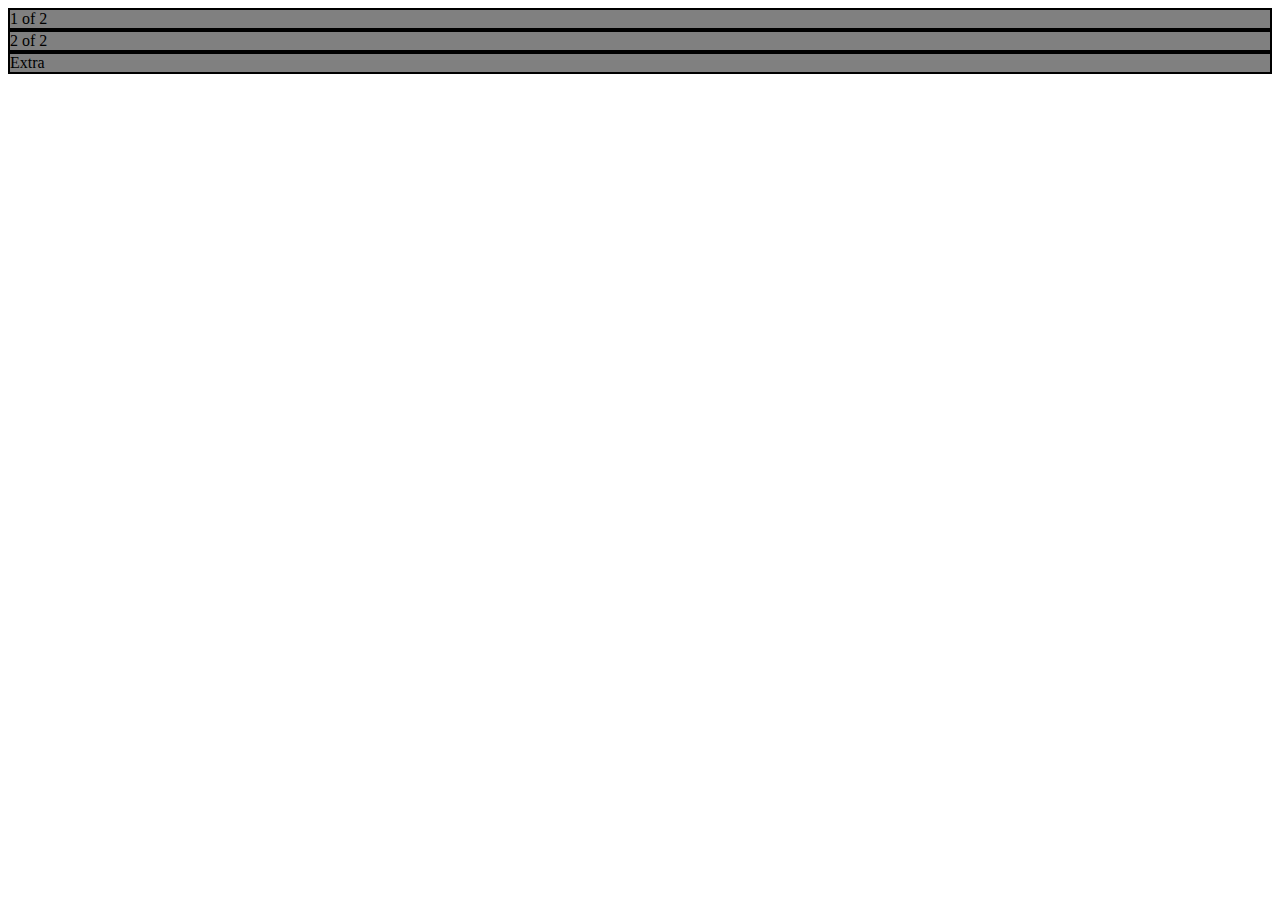
<file: Bootstrap/index.html>
<!DOCTYPE html>
<html>
<head>
	<meta charset="utf-8">
	<meta name="viewport" content="width=device-width, initial-scale=1">
	<title>Bootstrap</title>
	<!-- CSS only -->
	<link href="https://cdn.jsdelivr.net/npm/bootstrap@5.2.2/dist/css/bootstrap.min.css" rel="stylesheet" integrity="sha384-Zenh87qX5JnK2Jl0vWa8Ck2rdkQ2Bzep5IDxbcnCeuOxjzrPF/et3URy9Bv1WTRi" crossorigin="anonymous">
	<link rel="stylesheet" type="text/css" href="style.css">
</head>
<body>
	<div class="container">
   <div class="row">
    <div class="col col-sm-6 col-md-12 col-lg-12">
      1 of 2
    </div>
    <div class="col col-sm-3 col-md-6 col-lg-12">
      2 of 2
    </div>
     <div class="col col-sm-3 col-md-6 col-lg-12">
      Extra
    </div>
  </div>
</div>	
</div>

<script src="https://cdn.jsdelivr.net/npm/bootstrap@5.2.2/dist/js/bootstrap.bundle.min.js" integrity="sha384-OERcA2EqjJCMA+/3y+gxIOqMEjwtxJY7qPCqsdltbNJuaOe923+mo//f6V8Qbsw3" crossorigin="anonymous"></script>
</body>
</html>
</file>
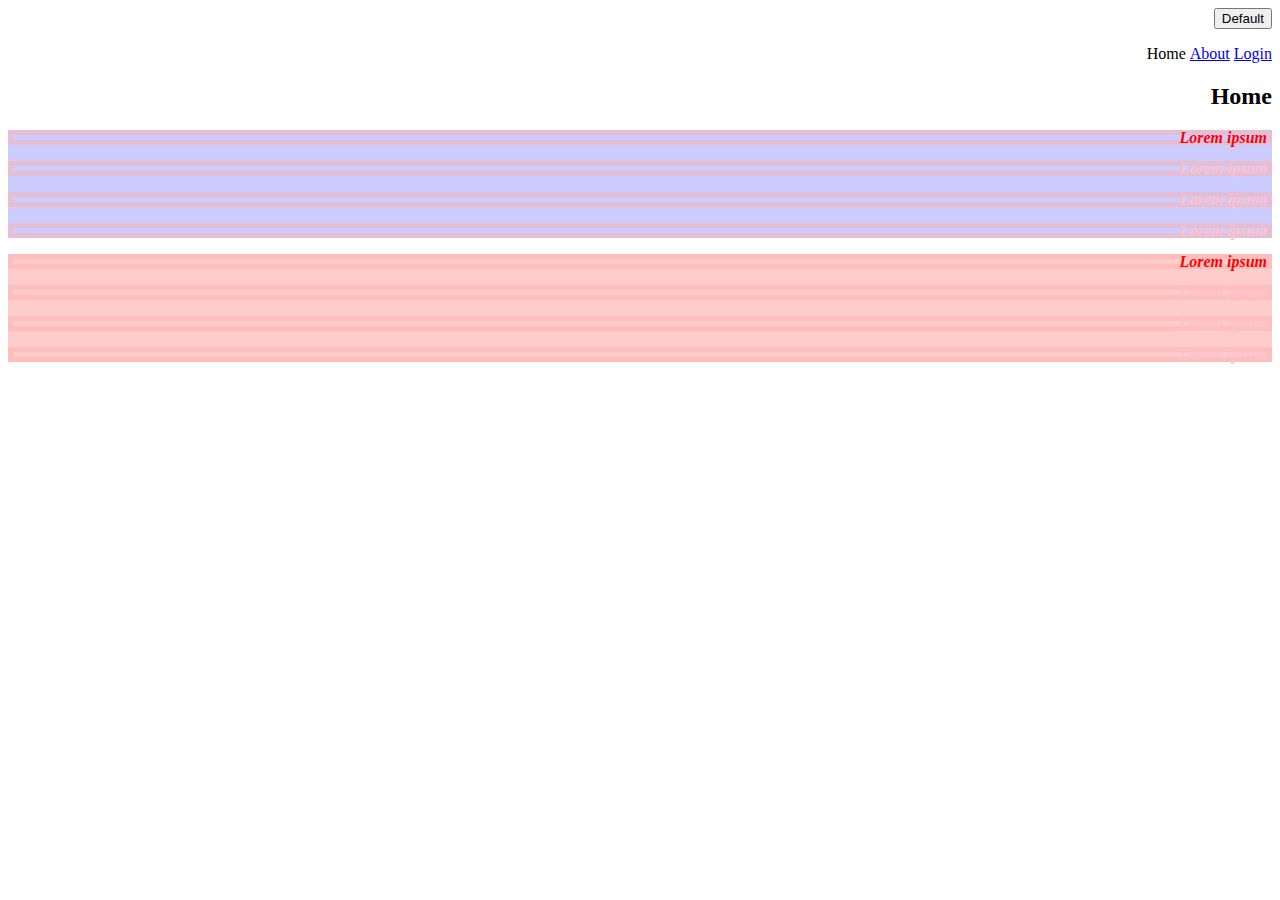
<file: CSS/index.html>
<!DOCTYPE html>
<html>
<head>
  <title>My first website!</title>
  <link rel="stylesheet" type="text/css" href="style.css">
</head>
<body>
  <button class="btn btn-primary">Default</button>
  <header>
    <nav>
      <ul>
        <li>Home</li>
        <li><a href="about.html">About</a></li>
        <li><a href="login.html">Login</a></li>
      </ul>
    </nav>
  </header>
  <section>
    <h2>Home</h2>
    <div id="div1">
    <p class="webtext active">Lorem ipsum </p>
    <p class="webtext">Lorem ipsum </p>
    <p class="webtext">Lorem ipsum </p>
    <p class="webtext">Lorem ipsum </p>
    </div>
    <div id="div2">
    <p class="webtext active">Lorem ipsum </p>
    <p class="webtext">Lorem ipsum </p>
    <p class="webtext">Lorem ipsum </p>
    <p class="webtext">Lorem ipsum </p>
    </div>
  </section>
</body>
</html>
</file>
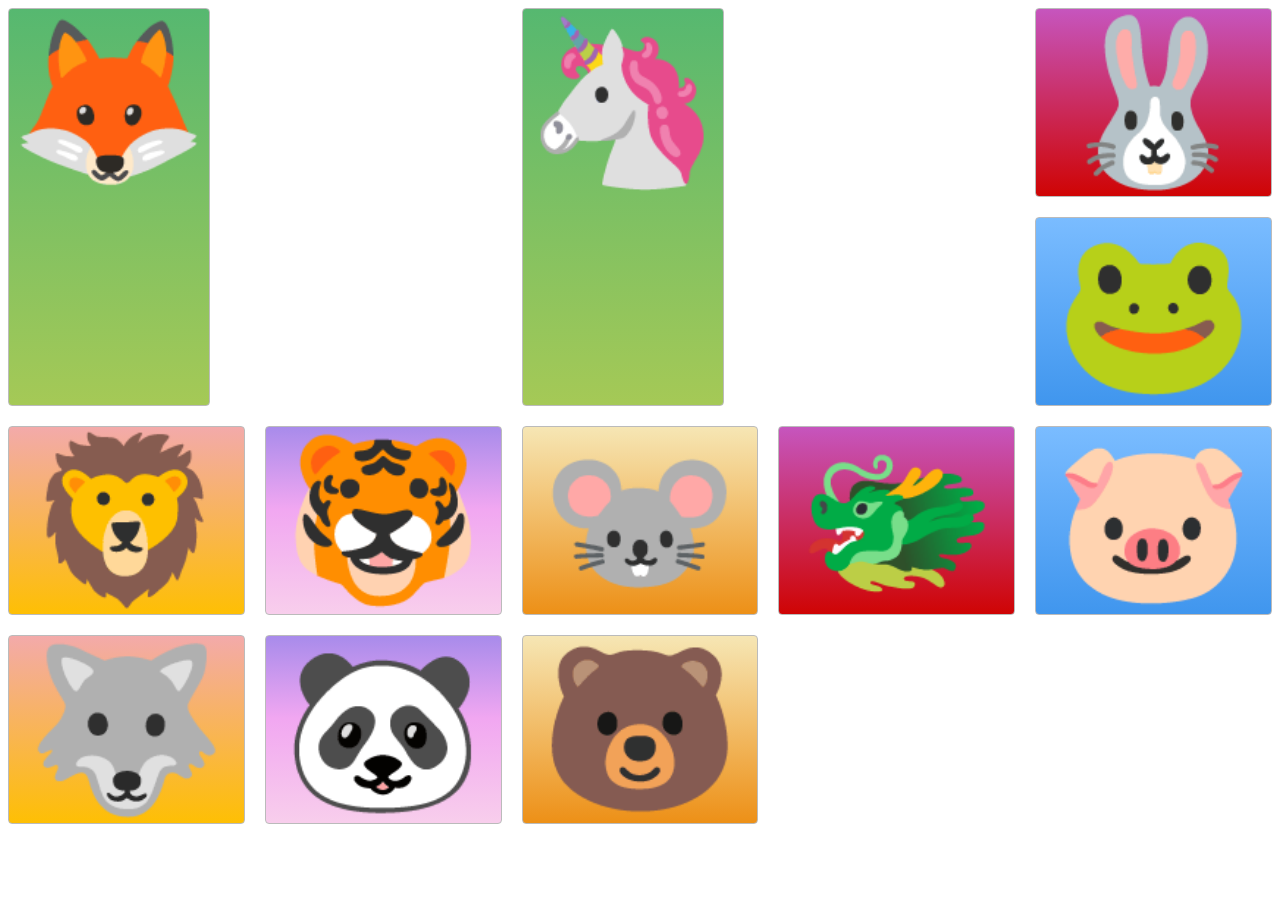
<file: CSSGrids/index.html>
<!DOCTYPE html>
<html>
<head>
  <!-- the below meta tag is default in most modern browsers. however if you have an
  older browser, the emojis may not show up properly. In which case you need this meta
  tag. Read more here: https://teamtreehouse.com/community/meta-charsetutf8-what-does-this-mean-or-what-does-it-do-i-deleted-it-from-the-code-and-nothing-changed -->
  <meta charset="utf-8" >  
  <title>Grid Master</title>
  <link rel="stylesheet" type="text/css" href="./style.css">
</head>
<body>
  <div class="container">
    <div class="zone green">🦊</div>
    <div class="zone red">🐰</div>
    <div class="zone blue">🐸</div>
    <div class="zone yellow">🦁</div>
    <div class="zone purple">🐯</div>
    <div class="zone brown">🐭</div>
    <div class="zone green">🦄</div>
    <div class="zone red">🐲</div>
    <div class="zone blue">🐷</div>
    <div class="zone yellow">🐺</div>
    <div class="zone purple">🐼</div>
    <div class="zone brown">🐻</div>
  </div>
</body>
</html>
</file>
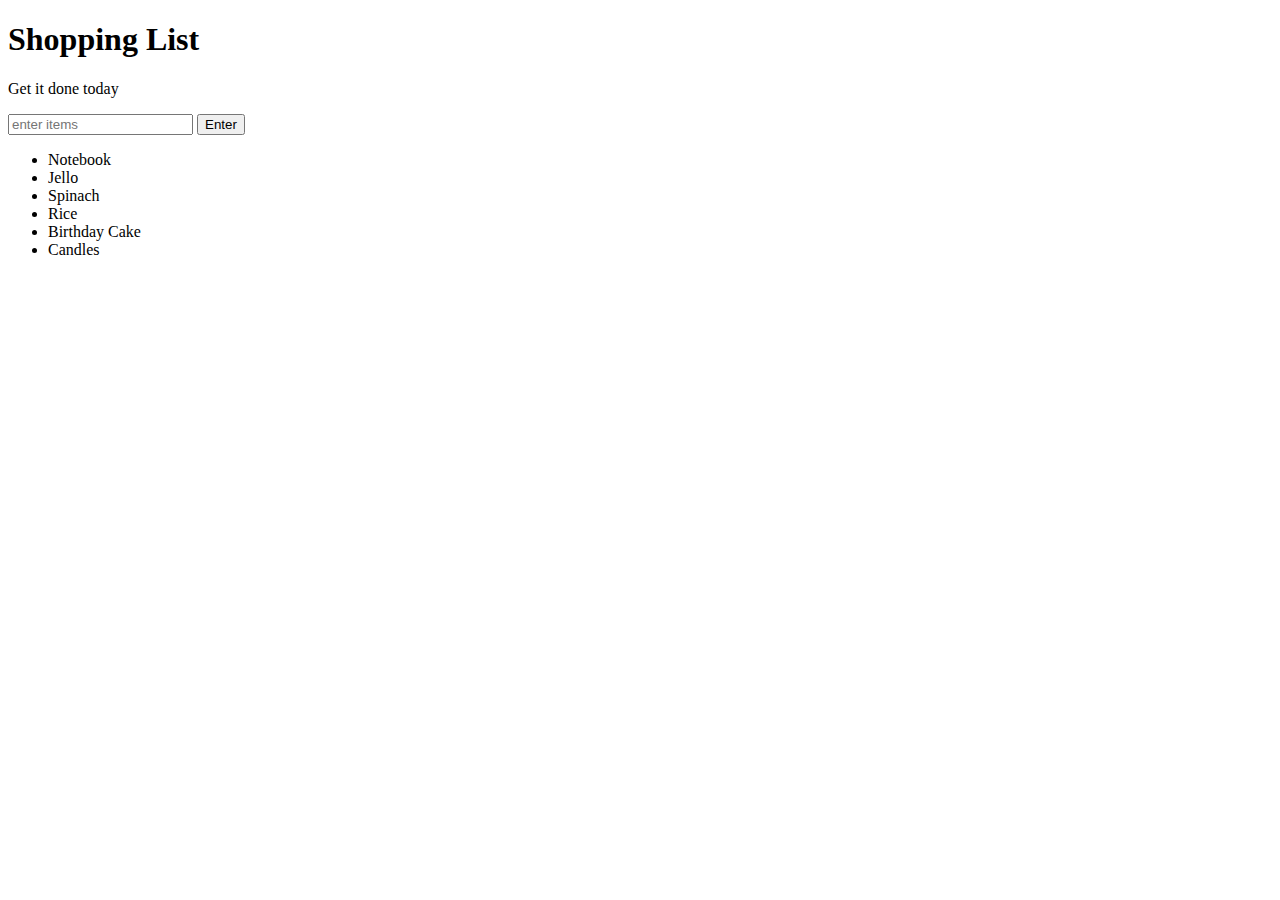
<file: DoM/index.html>
<!DOCTYPE html>
<html>
    <head>
        <meta charset="utf-8">
        <meta http-equiv="X-UA-Compatible" content="IE=edge">
        <title>Javascript+DOM</title>
        <meta name="description" content="">
        <meta name="viewport" content="width=device-width, initial-scale=1">
        <link rel="stylesheet" href="">
    </head>
    <body>
        <h1>Shopping List</h1>
        <p id="first">Get it done today</p>
        <input id="userinput" type="text" placeholder="enter items">
        <button id="enter">Enter</button>
        <ul id="unorderedlist">
            <li class="bold red" random="23">Notebook</li>
            <li>Jello</li>
            <li>Spinach</li>
            <li>Rice</li>
            <li>Birthday Cake</li>
            <li>Candles</li>
        </ul>
        <script type="text/javascript" src="script2.js"></script>
    </body>
</html>
</file>
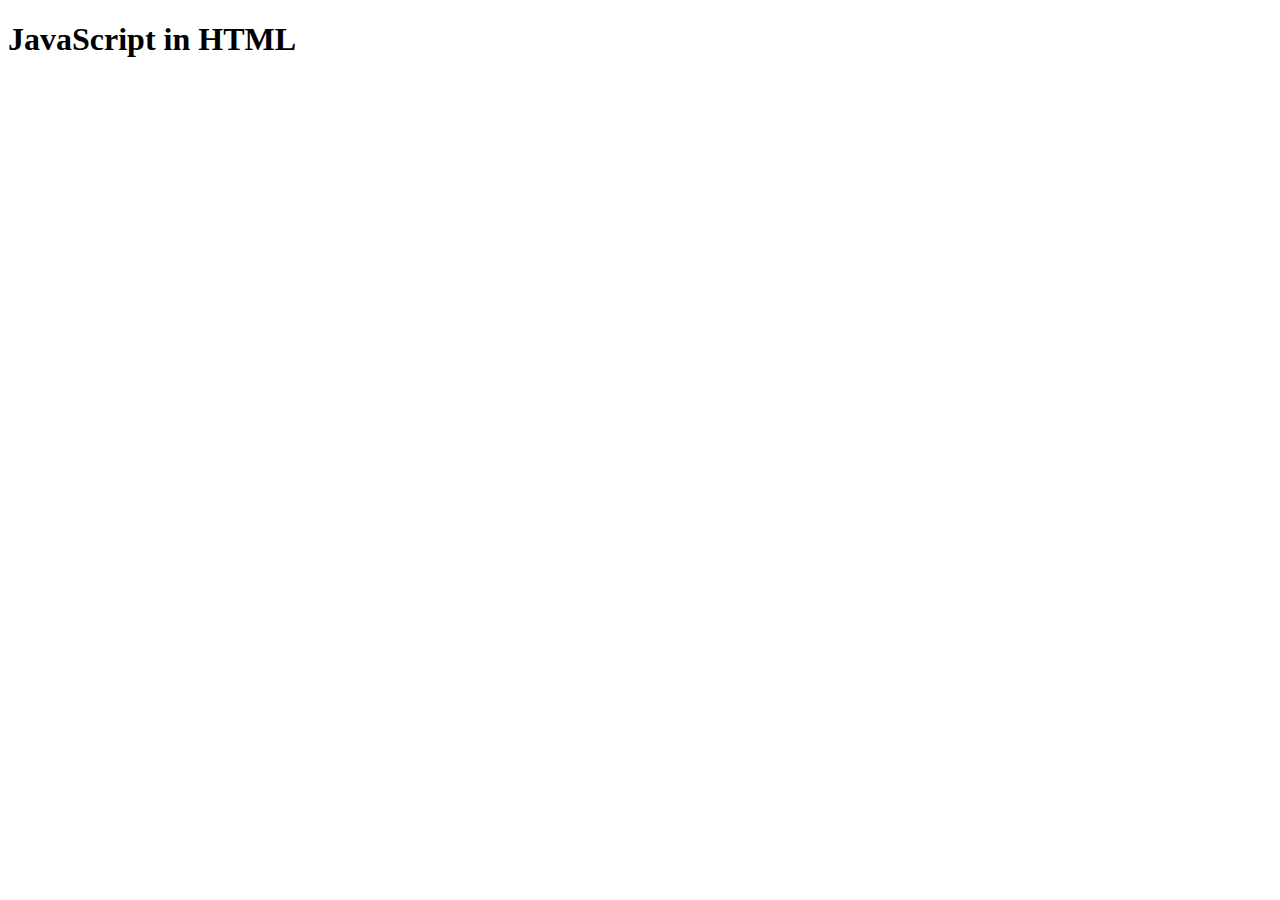
<file: JavaScript/index.html>
<!DOCTYPE html>
<html>
<head>
	<meta charset="utf-8">
	<meta name="viewport" content="width=device-width, initial-scale=1">
	<title>Javascript</title>
	<link rel="stylesheet" type="text/css" href="">
</head>
<body>
	<h1>JavaScript in HTML</h1>
	<script type="text/javascript" src="script.js">
	</script>

</body>
</html>
</file>
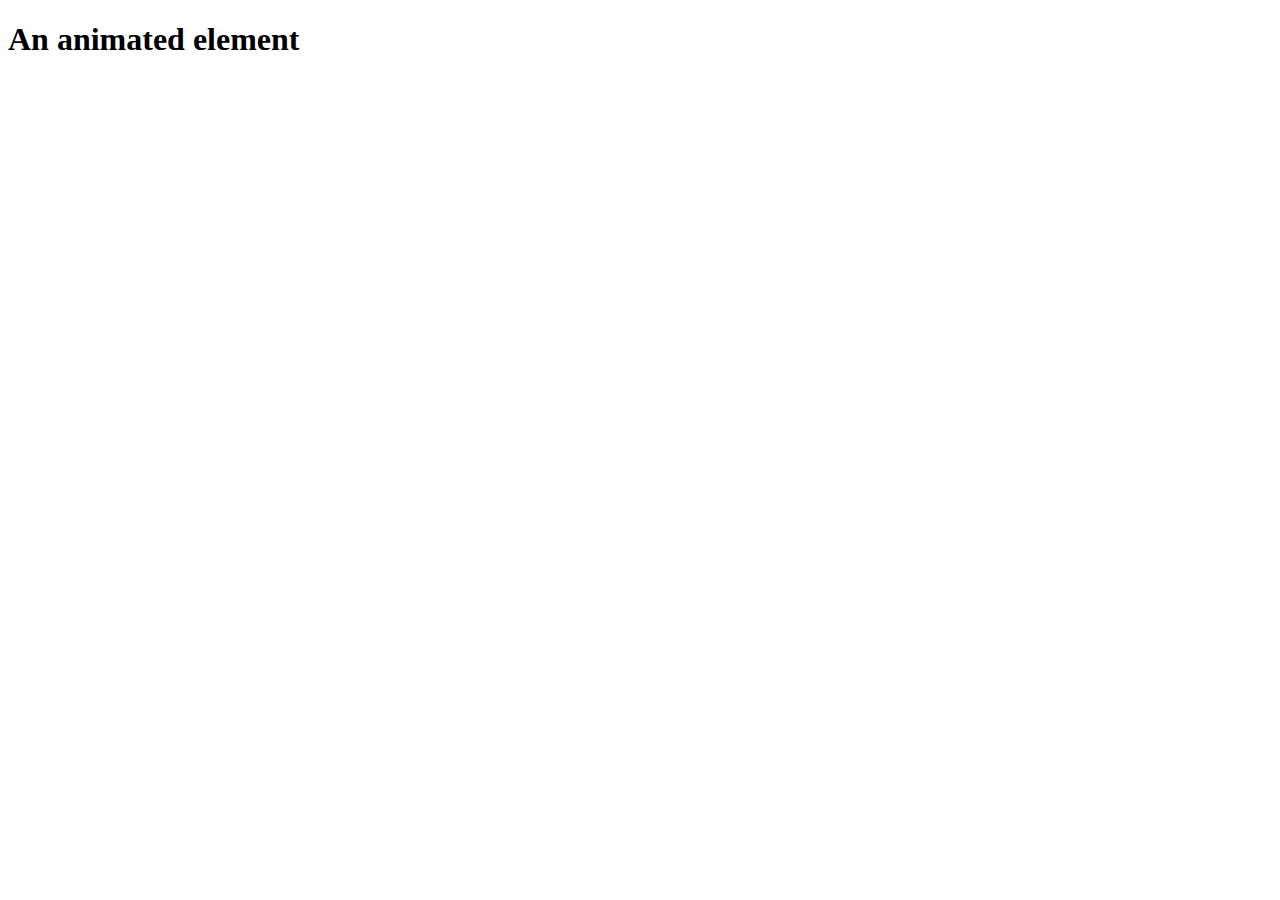
<file: CSS/Animate/index.html>
<!DOCTYPE html>
<html>
<head>
	<meta charset="utf-8">
	<meta name="viewport" content="width=device-width, initial-scale=1">
	<title>My Page</title>
	  <link
    rel="stylesheet"
    href="https://cdnjs.cloudflare.com/ajax/libs/animate.css/4.1.1/animate.min.css"
  />
</head>
<body>

<h1 class="animate__animated animate__flip">An animated element</h1>

</body>
</html>
</file>
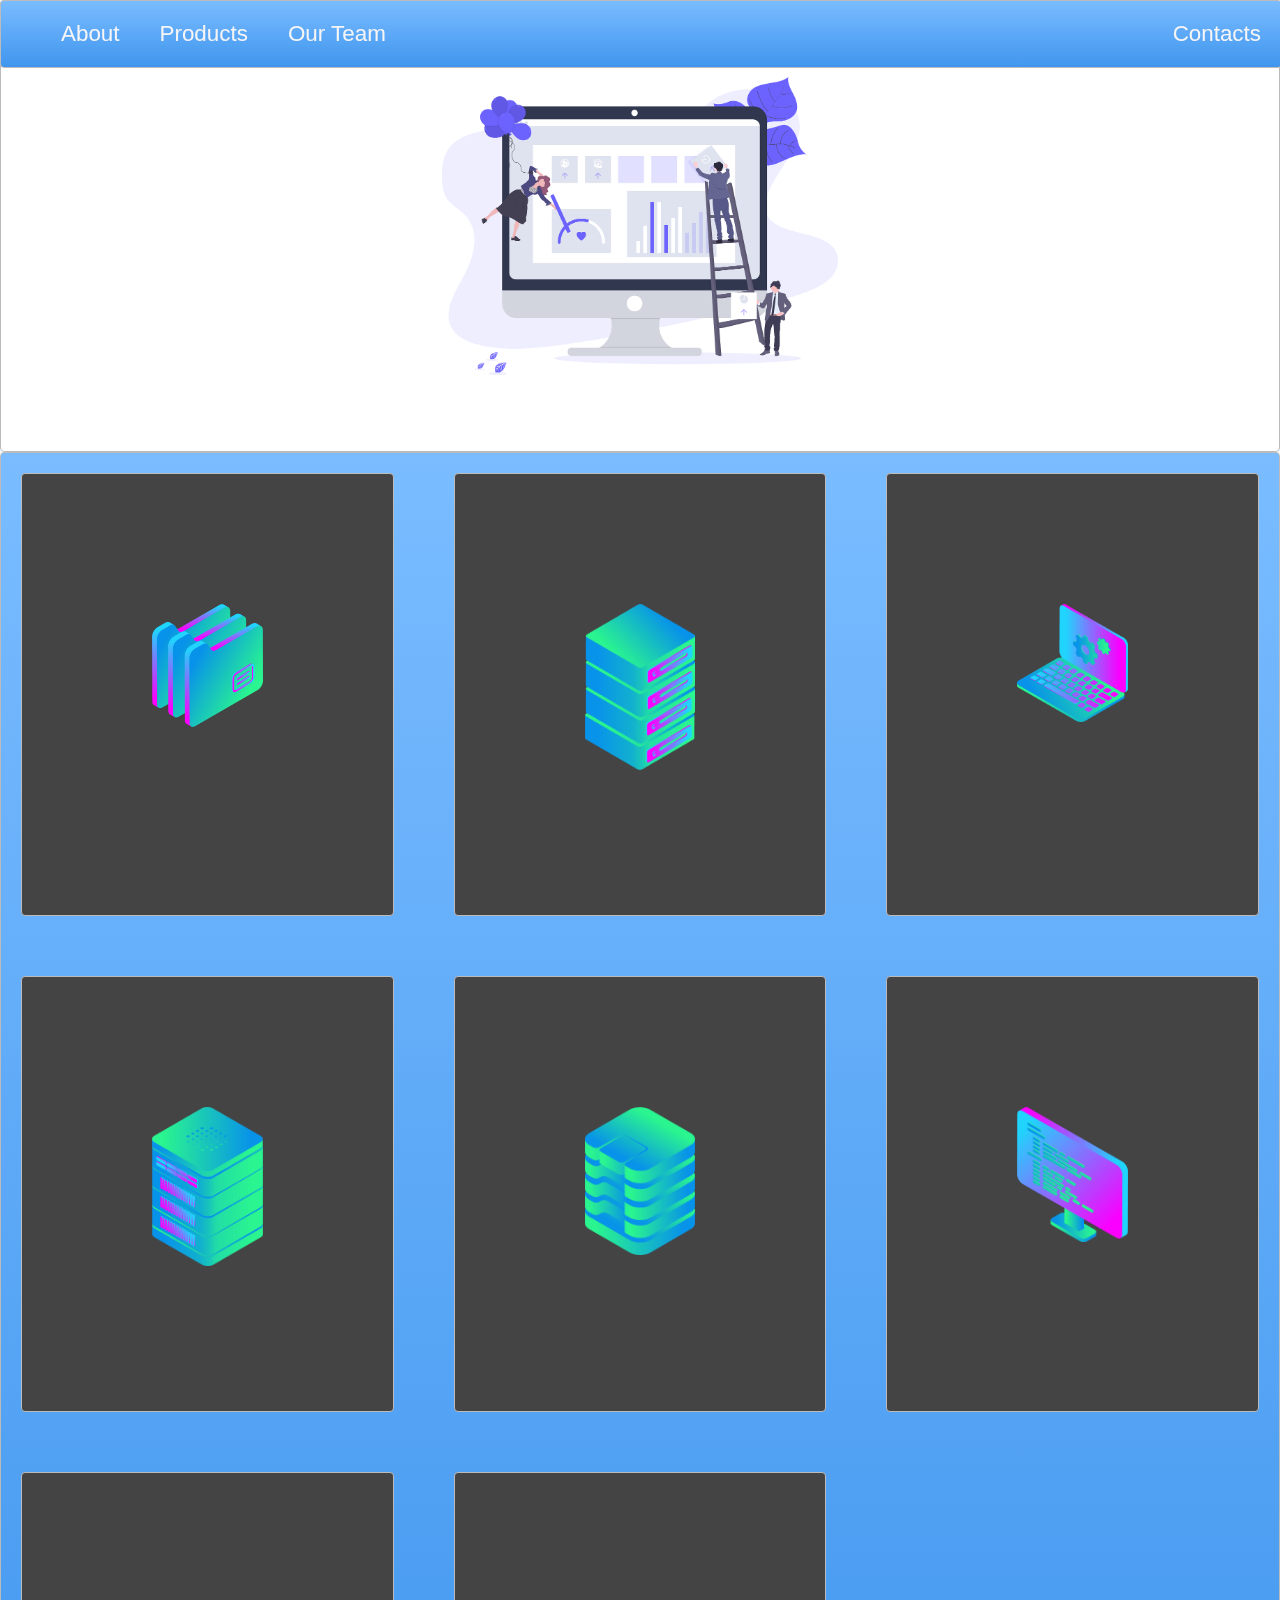
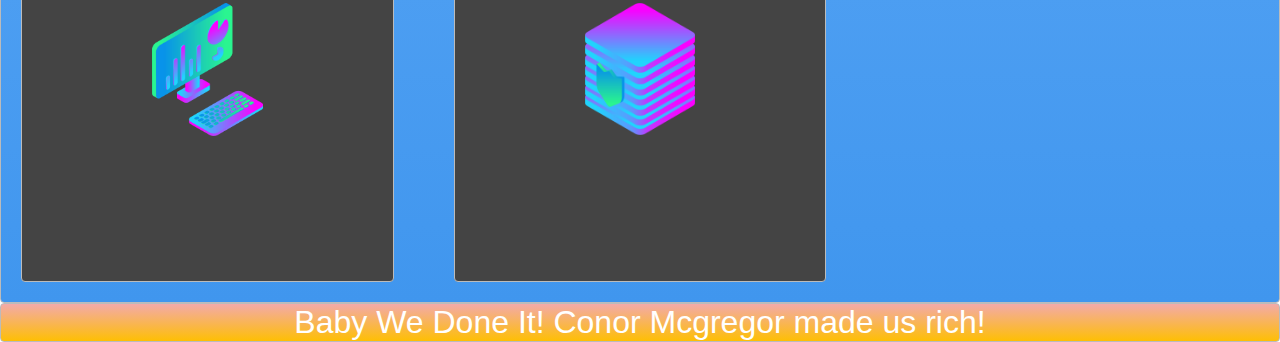
<file: CSSGrids/project-start/index.html>
<!DOCTYPE html>
<html>
<head>
  <title>Layout Master</title>
  <link rel="stylesheet" type="text/css" href="./style.css">
</head>
<body>
  <nav class="zone blue sticky">
    <ul class="main-nav">
     <li><a href="">About</a></li>
     <li><a href="">Products</a></li> 
     <li><a href="">Our Team</a></li> 
     <li class="push"><a href="">Contacts</a></li>  
    </ul>
  </nav>
  <div class="container zone "><img class="cover" src="./img/undraw.png"></div>
  <div class="zone blue grid-wrapper">
    <div class="box zone"><img src="./img/files_2.png"></div>
    <div class="box zone"><img src="./img/server_2_2.png"></div>
    <div class="box zone"><img src="./img/monitor_settings_2.png"></div>
    <div class="box zone"><img src="./img/server_3.png"></div>
    <div class="box zone"><img src="./img/data_storage_2_2.png"></div>
    <div class="box zone"><img src="./img/monitor_coding_2.png"></div>
    <div class="box zone"><img src="./img/desktop_analytics_2.png"></div>
    <div class="box zone"><img src="./img/server_safe_2.png"></div>
  </div>
  <footer class="zone yellow">Baby We Done It! Conor Mcgregor made us rich!</footer>
</body>
</html>
</file>
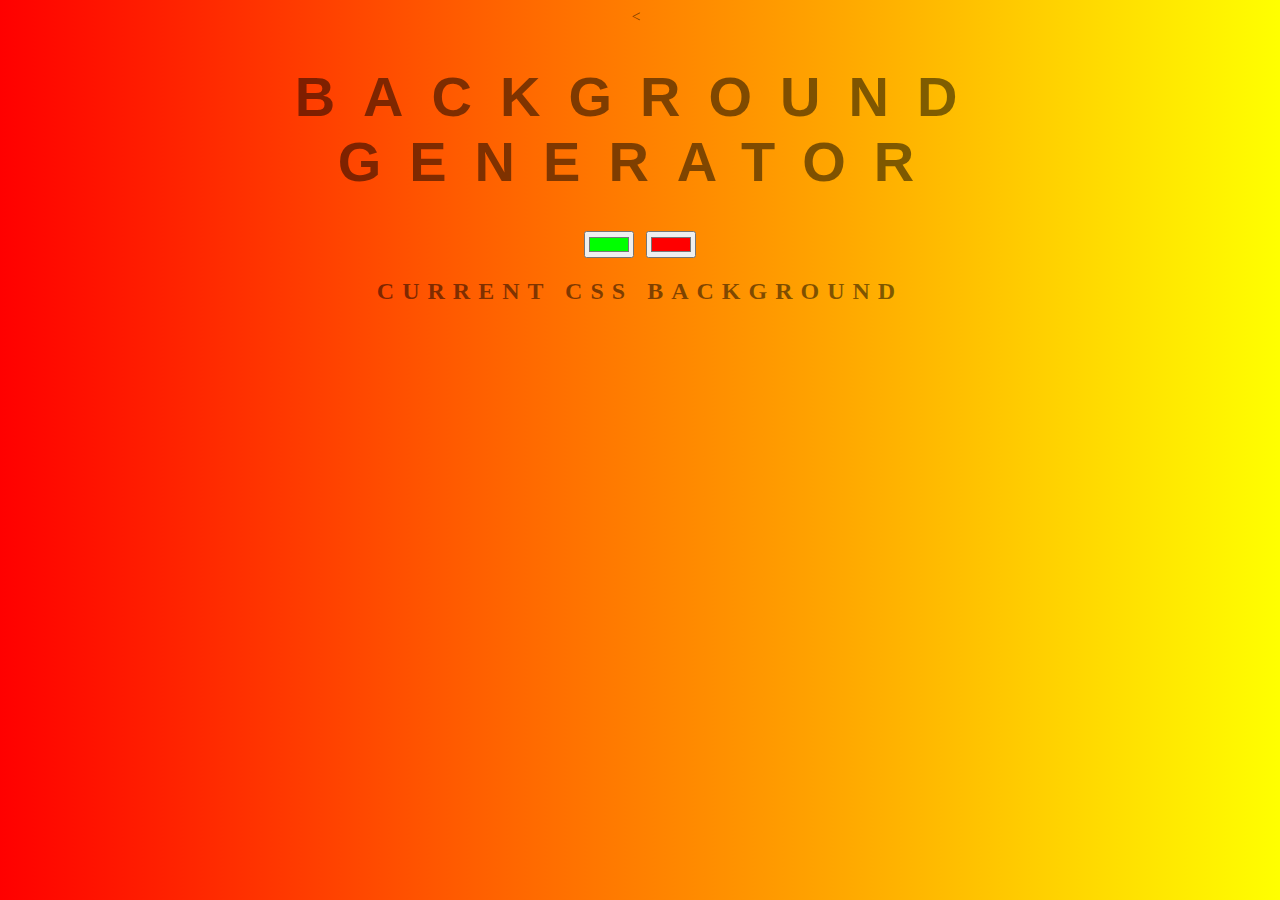
<file: DoM/BackgroundGen/index.html>
<<!DOCTYPE html>
    <head>
        <meta charset="utf-8">
        <meta http-equiv="X-UA-Compatible" content="IE=edge">
        <title>Gradiente Background</title>
        <meta name="description" content="">
        <meta name="viewport" content="width=device-width, initial-scale=1">
        <link rel="stylesheet" href="style.css">
    </head>
    <body id="gradient">
        <h1>Background Generator</h1>
        <input class="color1" type="color" name="color1" value="#00ff00">
        <input class="color2" type="color" name="color2" value="#ff0000">
        <h2>Current CSS Background</h2>
        <h3></h3>
        <script type="text/javascript" src="script.js"></script>
    </body>
</html>
</file>
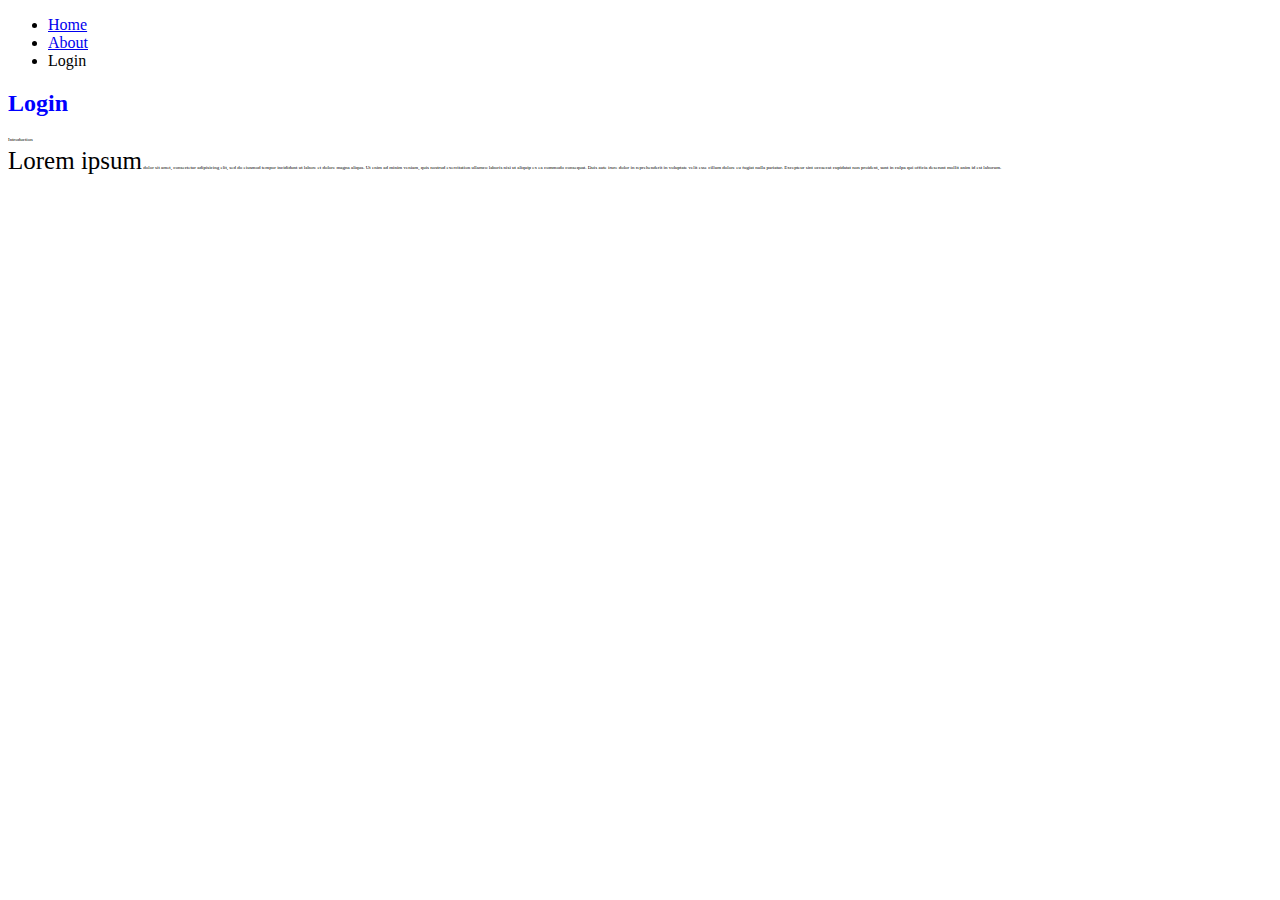
<file: CSS/login.html>
<!DOCTYPE html>
<html>
<head>
  <title>My first website!</title>
  <link rel="stylesheet" type="text/css" href="style2.css">
</head>
<body>
  <header>
    <nav>
      <ul>
        <li><a href="index.html">Home</a></li>
        <li><a href="about.html">About</a></li>
        <li>Login</li>
      </ul>
    </nav>
  </header>
  <section>
    <h2>Login</h2>
    <p>Introduction</p>
    <p><span>Lorem ipsum</span> dolor sit amet, consectetur adipisicing elit, sed do eiusmod
    tempor incididunt ut labore et dolore magna aliqua. Ut enim ad minim veniam,
    quis nostrud exercitation ullamco laboris nisi ut aliquip ex ea commodo
    consequat. Duis aute irure dolor in reprehenderit in voluptate velit esse
    cillum dolore eu fugiat nulla pariatur. Excepteur sint occaecat cupidatat non
    proident, sunt in culpa qui officia deserunt mollit anim id est laborum.</p>
  </section>
</body>
</html>
</file>
<file: Bootstrap/style.css>
.col{
	background-color: grey;
	border: 2px solid black;
}
</file>
<file: CSS/style.css>
/*Selector {
	Property; value;
}*/
*{
	text-align: right;
}
body{
	background-image: url(https://media.npr.org/assets/img/2011/05/05/hands_wide-8913b8274db632d73952a0a19f781960c21ddae8.jpg);
	background-size: cover;
}
p{
	color: #AA4139;
	/*text-align: center;*/
	border:5px solid rgba(255,176,170,0.5);
	cursor: pointer;
}
p{
	color: pink;
}
img{
	float: right;
	font-siz
}
footer{
	clear: both;
	text-align: center;
	font-style: b;
}
p{
	line-height: 5px;
	font-style: italic;
	font-weight: bold;
	font-size: 100%;
	font-family:"Times New Roman",Georgia;
}
li{
	list-
	list-style: none;
	display: inline-block;
}
.webtext: last-child{
	border: 5px dashed green;
}
.active{
	color: red;
}
#div1{
	background: rgba(0,0,255,0.2);
}
#div2{
	background: rgba(255,0,0,0.2);
}
</file>
<file: CSSGrids/style.css>
.container{
    display: grid;
    grid-gap: 20px;
    grid-template-columns: repeat(auto-fill,minmax(200px,1fr));
    grid-template-rows: 1fr;

}
.green{
    grid-column: span 2;
    grid-row: 1/3;
    justify-self: start;
}
.zone {
    cursor:pointer;
    
    text-align: center;
    font-size:10em;
    border-radius:4px;
    border:1px solid #bbb;
    transition: all 0.3s linear;
}

.zone:hover {
    -webkit-box-shadow:rgba(0,0,0,0.8) 0px 5px 15px, inset rgba(0,0,0,0.15) 0px -10px 20px;
    -moz-box-shadow:rgba(0,0,0,0.8) 0px 5px 15px, inset rgba(0,0,0,0.15) 0px -10px 20px;
    -o-box-shadow:rgba(0,0,0,0.8) 0px 5px 15px, inset rgba(0,0,0,0.15) 0px -10px 20px;
    box-shadow:rgba(0,0,0,0.8) 0px 5px 15px, inset rgba(0,0,0,0.15) 0px -10px 20px;
}


/*https://paulund.co.uk/how-to-create-shiny-css-buttons*/
/***********************************************************************
 *  Green Background
 **********************************************************************/
.green{
    background: #56B870; /* Old browsers */
    background: -moz-linear-gradient(top, #56B870 0%, #a5c956 100%); /* FF3.6+ */
    background: -webkit-gradient(linear, left top, left bottom, color-stop(0%,#56B870), color-stop(100%,#a5c956)); /* Chrome,Safari4+ */
    background: -webkit-linear-gradient(top, #56B870 0%,#a5c956 100%); /* Chrome10+,Safari5.1+ */
    background: -o-linear-gradient(top, #56B870 0%,#a5c956 100%); /* Opera 11.10+ */
    background: -ms-linear-gradient(top, #56B870 0%,#a5c956 100%); /* IE10+ */
    background: linear-gradient(top, #56B870 0%,#a5c956 100%); /* W3C */
}

/***********************************************************************
 *  Red Background
 **********************************************************************/
.red{
    background: #C655BE; /* Old browsers */
    background: -moz-linear-gradient(top, #C655BE 0%, #cf0404 100%); /* FF3.6+ */
    background: -webkit-gradient(linear, left top, left bottom, color-stop(0%,#C655BE), color-stop(100%,#cf0404)); /* Chrome,Safari4+ */
    background: -webkit-linear-gradient(top, #C655BE 0%,#cf0404 100%); /* Chrome10+,Safari5.1+ */
    background: -o-linear-gradient(top, #C655BE 0%,#cf0404 100%); /* Opera 11.10+ */
    background: -ms-linear-gradient(top, #C655BE 0%,#cf0404 100%); /* IE10+ */
    background: linear-gradient(top, #C655BE 0%,#cf0404 100%); /* W3C */
}

/***********************************************************************
 *  Yellow Background
 **********************************************************************/
.yellow{
    background: #F3AAAA; /* Old browsers */
    background: -moz-linear-gradient(top, #F3AAAA 0%, #febf04 100%); /* FF3.6+ */
    background: -webkit-gradient(linear, left top, left bottom, color-stop(0%,#F3AAAA), color-stop(100%,#febf04)); /* Chrome,Safari4+ */
    background: -webkit-linear-gradient(top, #F3AAAA 0%,#febf04 100%); /* Chrome10+,Safari5.1+ */
    background: -o-linear-gradient(top, #F3AAAA 0%,#febf04 100%); /* Opera 11.10+ */
    background: -ms-linear-gradient(top, #F3AAAA 0%,#febf04 100%); /* IE10+ */
    background: linear-gradient(top, #F3AAAA 0%,#febf04 100%); /* W3C */
}

/***********************************************************************
 *  Blue Background
 **********************************************************************/
.blue{
    background: #7abcff; /* Old browsers */
    background: -moz-linear-gradient(top, #7abcff 0%, #60abf8 44%, #4096ee 100%); /* FF3.6+ */
    background: -webkit-gradient(linear, left top, left bottom, color-stop(0%,#7abcff), color-stop(44%,#60abf8), color-stop(100%,#4096ee)); /* Chrome,Safari4+ */
    background: -webkit-linear-gradient(top, #7abcff 0%,#60abf8 44%,#4096ee 100%); /* Chrome10+,Safari5.1+ */
    background: -o-linear-gradient(top, #7abcff 0%,#60abf8 44%,#4096ee 100%); /* Opera 11.10+ */
    background: -ms-linear-gradient(top, #7abcff 0%,#60abf8 44%,#4096ee 100%); /* IE10+ */
    background: linear-gradient(top, #7abcff 0%,#60abf8 44%,#4096ee 100%); /* W3C */
}

/***********************************************************************
 *  Purple Background
 **********************************************************************/
.purple {
    background: #A88BEB; /* Old browsers */
    background: -moz-linear-gradient(top, #A88BEB 0%, #F1A7F1 44%, #F8CEEC 100%); /* FF3.6+ */
    background: -webkit-gradient(linear, left top, left bottom, color-stop(0%,#A88BEB), color-stop(44%,#F1A7F1), color-stop(100%,#F8CEEC)); /* Chrome,Safari4+ */
    background: -webkit-linear-gradient(top, #A88BEB 0%,#F1A7F1 44%,#F8CEEC 100%); /* Chrome10+,Safari5.1+ */
    background: -o-linear-gradient(top, #A88BEB 0%,#F1A7F1 44%,#F8CEEC 100%); /* Opera 11.10+ */
    background: -ms-linear-gradient(top, #A88BEB 0%,#F1A7F1 44%,#F8CEEC 100%); /* IE10+ */
    background: linear-gradient(top, #A88BEB 0%,#F1A7F1 44%,#F8CEEC 100%); /* W3C */
}

/***********************************************************************
 *  Brown Background
 **********************************************************************/
.brown {
    background: #f6e6b4; /* Old browsers */
    background: -moz-linear-gradient(top, #f6e6b4 0%, #ed9017 100%); /* FF3.6+ */
    background: -webkit-gradient(linear, left top, left bottom, color-stop(0%,#f6e6b4), color-stop(100%,#ed9017)); /* Chrome,Safari4+ */
    background: -webkit-linear-gradient(top, #f6e6b4 0%,#ed9017 100%); /* Chrome10+,Safari5.1+ */
    background: -o-linear-gradient(top, #f6e6b4 0%,#ed9017 100%); /* Opera 11.10+ */
    background: -ms-linear-gradient(top, #f6e6b4 0%,#ed9017 100%); /* IE10+ */
    background: linear-gradient(top, #f6e6b4 0%,#ed9017 100%); /* W3C */
    filter: progid:DXImageTransform.Microsoft.gradient( startColorstr='#f6e6b4', endColorstr='#ed9017',GradientType=0 ); /* IE6-9 */
}
</file>
<file: CSSGrids/project-start/style.css>
body{
    margin: auto 0;
    font-family: Arial;
}
.zone {
    cursor:pointer;
    /*display:flex;*/
    color:#FFF;
    font-size:2em;
    border-radius:4px;
    border:1px solid #bbb;
    transition: all 0.3s linear;
}

.zone:hover {
    -webkit-box-shadow:rgba(0,0,0,0.8) 0px 5px 15px, inset rgba(0,0,0,0.15) 0px -10px 20px;
    -moz-box-shadow:rgba(0,0,0,0.8) 0px 5px 15px, inset rgba(0,0,0,0.15) 0px -10px 20px;
    -o-box-shadow:rgba(0,0,0,0.8) 0px 5px 15px, inset rgba(0,0,0,0.15) 0px -10px 20px;
    box-shadow:rgba(0,0,0,0.8) 0px 5px 15px, inset rgba(0,0,0,0.15) 0px -10px 20px;
}

.box:hover {
    -webkit-transform:rotate(-7deg);
    -moz-transform:rotate(-7deg);
    -o-transform:rotate(-7deg);
    transform:rotate(-7deg);
}
.sticky{
    position: fixed;
    top:0;
    width: 100%;
}
.main-nav{
    display:flex;
    list-style: none;
    font-size: 0.7em;
    margin:0;
}
@media only screen and (max-width:600px){
    .main-nav{
        font-size:0.5em;
        padding: 0;
    }
}
li{
    padding: 20px;
}
a{
    color:#f5f5f6;
    text-decoration: none;
}
.push{
    margin-left: auto;
}
/*cover Style*/
.container{
    display: flex;
    align-items: center;
    justify-content: center;
    height: 50vh;/*Se usa vh para ajustar alturas de un container*/
}
.cover{
    width:30rem;
}
/*GRID*/
.grid-wrapper{
    display: grid;
    grid-gap: 20px;
    grid-template-columns: repeat(auto-fill,minmax(350px,1fr));
}

.box>img{
    width: 100%;
}
.box{
    background-color:#444;
    padding:130px;
    margin:20px;
}
footer{
    text-align: center;
}
/*https://paulund.co.uk/how-to-create-shiny-css-buttons*/
/***********************************************************************
 *  Green Background
 **********************************************************************/
.green{
    background: #56B870; /* Old browsers */
    background: -moz-linear-gradient(top, #56B870 0%, #a5c956 100%); /* FF3.6+ */
    background: -webkit-gradient(linear, left top, left bottom, color-stop(0%,#56B870), color-stop(100%,#a5c956)); /* Chrome,Safari4+ */
    background: -webkit-linear-gradient(top, #56B870 0%,#a5c956 100%); /* Chrome10+,Safari5.1+ */
    background: -o-linear-gradient(top, #56B870 0%,#a5c956 100%); /* Opera 11.10+ */
    background: -ms-linear-gradient(top, #56B870 0%,#a5c956 100%); /* IE10+ */
    background: linear-gradient(top, #56B870 0%,#a5c956 100%); /* W3C */
}

/***********************************************************************
 *  Red Background
 **********************************************************************/
.red{
    background: #C655BE; /* Old browsers */
    background: -moz-linear-gradient(top, #C655BE 0%, #cf0404 100%); /* FF3.6+ */
    background: -webkit-gradient(linear, left top, left bottom, color-stop(0%,#C655BE), color-stop(100%,#cf0404)); /* Chrome,Safari4+ */
    background: -webkit-linear-gradient(top, #C655BE 0%,#cf0404 100%); /* Chrome10+,Safari5.1+ */
    background: -o-linear-gradient(top, #C655BE 0%,#cf0404 100%); /* Opera 11.10+ */
    background: -ms-linear-gradient(top, #C655BE 0%,#cf0404 100%); /* IE10+ */
    background: linear-gradient(top, #C655BE 0%,#cf0404 100%); /* W3C */
}

/***********************************************************************
 *  Yellow Background
 **********************************************************************/
.yellow{
    background: #F3AAAA; /* Old browsers */
    background: -moz-linear-gradient(top, #F3AAAA 0%, #febf04 100%); /* FF3.6+ */
    background: -webkit-gradient(linear, left top, left bottom, color-stop(0%,#F3AAAA), color-stop(100%,#febf04)); /* Chrome,Safari4+ */
    background: -webkit-linear-gradient(top, #F3AAAA 0%,#febf04 100%); /* Chrome10+,Safari5.1+ */
    background: -o-linear-gradient(top, #F3AAAA 0%,#febf04 100%); /* Opera 11.10+ */
    background: -ms-linear-gradient(top, #F3AAAA 0%,#febf04 100%); /* IE10+ */
    background: linear-gradient(top, #F3AAAA 0%,#febf04 100%); /* W3C */
}

/***********************************************************************
 *  Blue Background
 **********************************************************************/
.blue{
    background: #7abcff; /* Old browsers */
    background: -moz-linear-gradient(top, #7abcff 0%, #60abf8 44%, #4096ee 100%); /* FF3.6+ */
    background: -webkit-gradient(linear, left top, left bottom, color-stop(0%,#7abcff), color-stop(44%,#60abf8), color-stop(100%,#4096ee)); /* Chrome,Safari4+ */
    background: -webkit-linear-gradient(top, #7abcff 0%,#60abf8 44%,#4096ee 100%); /* Chrome10+,Safari5.1+ */
    background: -o-linear-gradient(top, #7abcff 0%,#60abf8 44%,#4096ee 100%); /* Opera 11.10+ */
    background: -ms-linear-gradient(top, #7abcff 0%,#60abf8 44%,#4096ee 100%); /* IE10+ */
    background: linear-gradient(top, #7abcff 0%,#60abf8 44%,#4096ee 100%); /* W3C */
}
</file>
<file: DoM/BackgroundGen/style.css>
body {
	font: 'Raleway', sans-serif;
    color: rgba(0,0,0,.5);
    text-align: center;
    text-transform: uppercase;
    letter-spacing: .5em;
    top: 15%;
	background: linear-gradient(to right, red , yellow); /* Standard syntax */
}

h1 {
    font: 600 3.5em 'Raleway', sans-serif;
    color: rgba(0,0,0,.5);
    text-align: center;
    text-transform: uppercase;
    letter-spacing: .5em;
    width: 100%;
}

h3 {
	font: 900 1em 'Raleway', sans-serif;
    color: rgba(0,0,0,.5);
    text-align: center;
    text-transform: none;
    letter-spacing: 0.01em;

}
</file>
<file: CSS/style2.css>
h2{
	color: blue;
}
p{
	font-size: 5px;

}
span{
	font-size: 5em;
}
</file>
